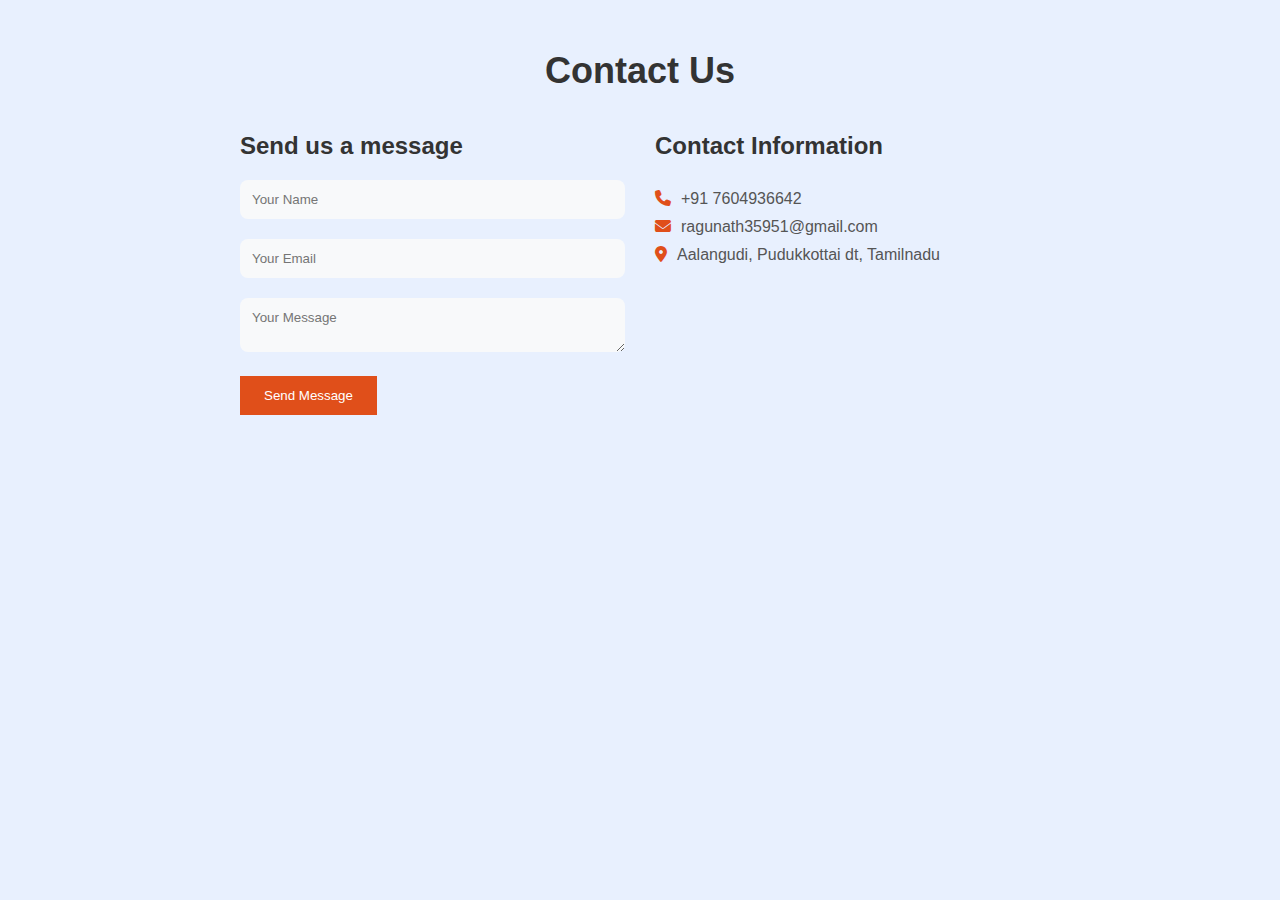
<file: contact.html>
<!DOCTYPE html>
<html>

<head>
    <meta charset="UTF-8">
    <meta name="viewport" content="width=device-width, initial-scale=1.0">
    <link rel="stylesheet" href="contact.css">
    <link rel="stylesheet" href="https://cdnjs.cloudflare.com/ajax/libs/font-awesome/6.6.0/css/all.min.css">
    <title>Portfolio Website</title>
</head>

<body>
    <section class="contact">
        <div class="container">
            <h2>Contact Us</h2>
            <div class="contact-wrapper">
                <div class="contact-form">
                    <h3>Send us a message</h3>
                    <form>
                        <div class="form-group">
                            <input type="text" name="name" placeholder="Your Name">
                        </div>
                        <div class="form-group">
                            <input type="email" name="email" placeholder="Your Email ">
                        </div>
                        <div class="form-group">
                            <textarea name="message" placeholder="Your Message"></textarea>
                        </div>
                        <button type="Submit">Send Message</button>
                    </form>
                </div>
                <div class="contact-info">
                    <h3>Contact Information</h3>
                    <p><i class="fa-solid fa-phone"></i>+91 7604936642</p>
                    <p><i class="fa-solid fa-envelope"></i>ragunath35951@gmail.com</p>
                    <p><i class="fa-solid fa-location-dot"></i>Aalangudi, Pudukkottai dt, Tamilnadu</p>
                </div>
            </div>
        </div>
    </section>
</body>

</html>
</file>
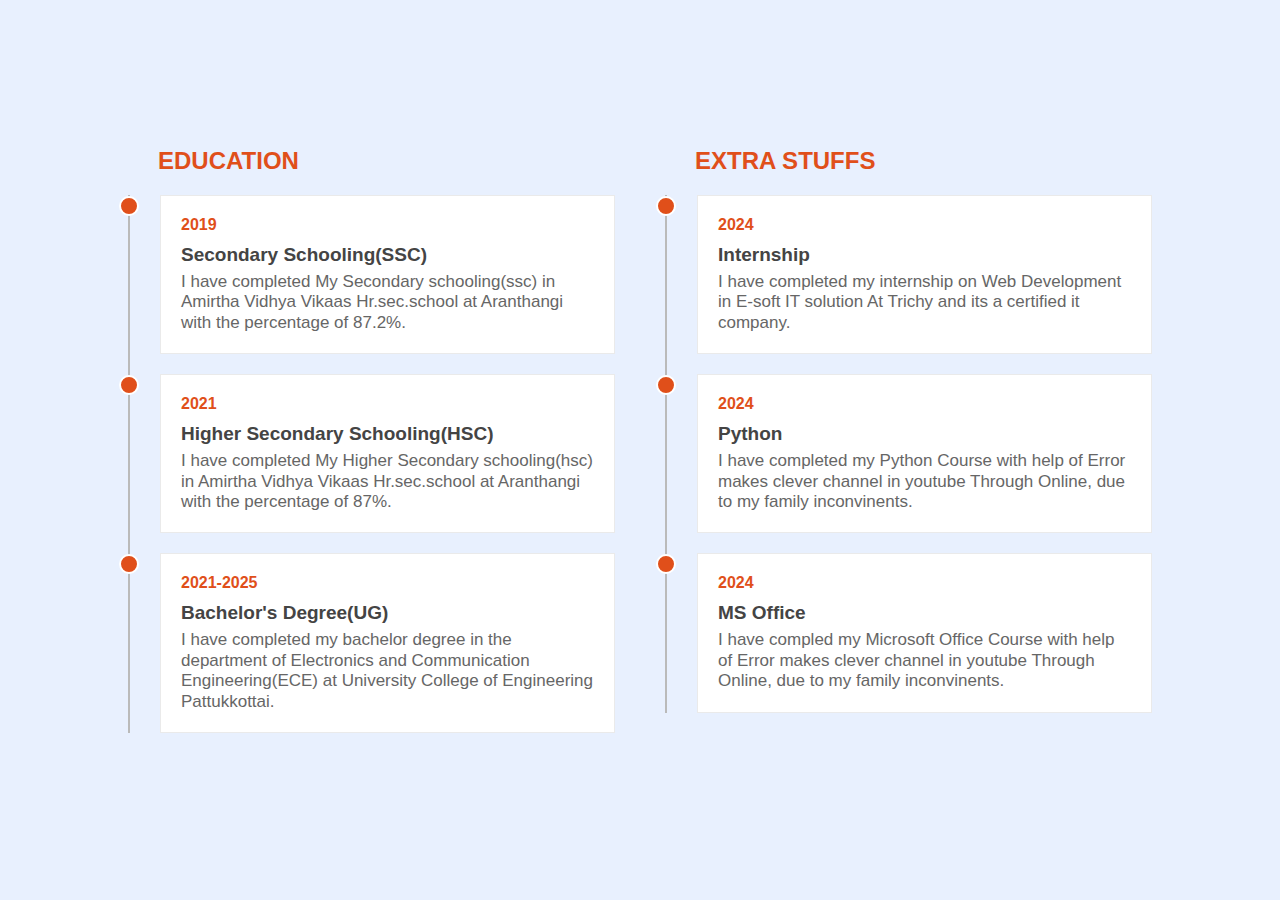
<file: education.html>
<!DOCTYPE html>
<html>

<head>
    <meta charset="UTF-8">
    <meta name="viewport" content="width=device-width, initial-scale=1.0">
    <link rel="stylesheet" href="education.css">
    <link rel="stylesheet" href="https://cdnjs.cloudflare.com/ajax/libs/font-awesome/6.6.0/css/all.min.css">
    <title>Portfolio Website</title>
</head>

<body>
    <div class="container">
       
        <main class="row">
            <!--Education section starts-->

            <section class="col">

                <header class="title">
                    <h2>EDUCATION</h2>
                </header>

                <div class="contents">
                    
                    <div class="box">
                        <h4>2019</h4>
                        <h3>Secondary Schooling(SSC)</h3>
                        <p>I have completed My Secondary schooling(ssc) in Amirtha 
                            Vidhya Vikaas Hr.sec.school at Aranthangi with the 
                            percentage of 87.2%.</p>
                    </div>

                    <div class="box">
                        <h4>2021</h4>
                        <h3> Higher Secondary Schooling(HSC)</h3>
                        <p>I have completed My Higher Secondary schooling(hsc) in Amirtha 
                            Vidhya Vikaas Hr.sec.school at Aranthangi with the 
                            percentage of 87%.</p>
                    </div>

                    <div class="box">
                        <h4>2021-2025</h4>
                        <h3>Bachelor's Degree(UG)</h3>
                        <p>I have completed my bachelor degree in 
                            the department of Electronics and Communication 
                            Engineering(ECE) at University College of Engineering
                             Pattukkottai.</p>
                    </div>
                    

                </div>

            </section>

            <!--Education Section Ends-->

            <!--Extra Stuffs Section Starts-->

            <section class="col">

                <header class="title">
                    <h2>EXTRA STUFFS</h2>
                </header>

                <div class="contents">
                    
                    <div class="box">
                        <h4>2024</h4>
                        <h3>Internship</h3>
                        <p>I have completed my internship on Web Development in E-soft IT solution At Trichy
                            and its a certified it company.
                        </p>
                    </div>

                    <div class="box">
                        <h4>2024</h4>
                        <h3>Python</h3>
                        <p>I have completed my Python Course with help of Error makes clever channel in youtube Through Online,
                            due to my family inconvinents. </p>
                    </div>

                    <div class="box">
                        <h4>2024</h4>
                        <h3>MS Office</h3>
                        <p>I have compled my Microsoft Office Course with help of Error makes clever channel in youtube Through Online,
                            due to my family inconvinents. </p>
                    </div></p>
                    </div>
                    

                </div>
                


            </section>

            <!--Extra Stuffs Section Ends-->
        </main>
        
        

    </div>
</body>
</html>
</file>
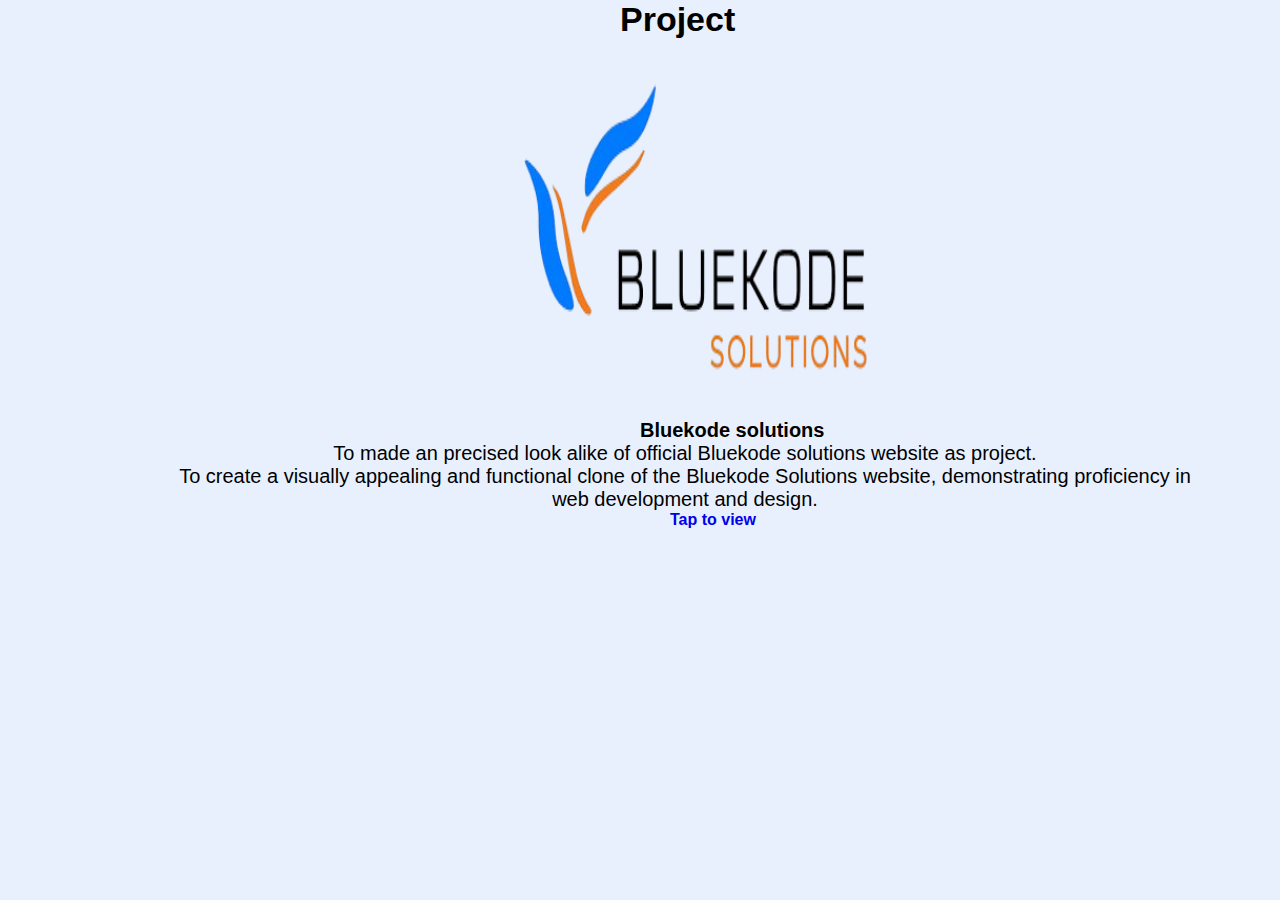
<file: project.html>
<!DOCTYPE html>
<html>

<head>
    <meta charset="UTF-8">
    <meta name="viewport" content="width=device-width, initial-scale=1.0">
    <link rel="stylesheet" href="project.css">
    <link rel="stylesheet" href="https://cdnjs.cloudflare.com/ajax/libs/font-awesome/6.6.0/css/all.min.css">
    <title>Portfolio Website</title>
</head>

<body>
    <div class="container">
        <div class="content">
            <h2>Project</h2>
            <img src="images/download-removebg-preview.png" alt="Infosys Clone">
            <h4>Bluekode solutions</h4>
            <p>To made an precised look alike of official
                Bluekode solutions website as project. <br>To create a visually appealing and functional clone of the Bluekode Solutions website, demonstrating proficiency in <br> web development and design.
            </p>
            <a href="https://krishpraveen18.github.io/Bluekode-Solutions-Clone/">Tap to view</a>
        </div>

    </div>
    </div>
</body>
</html>
</file>
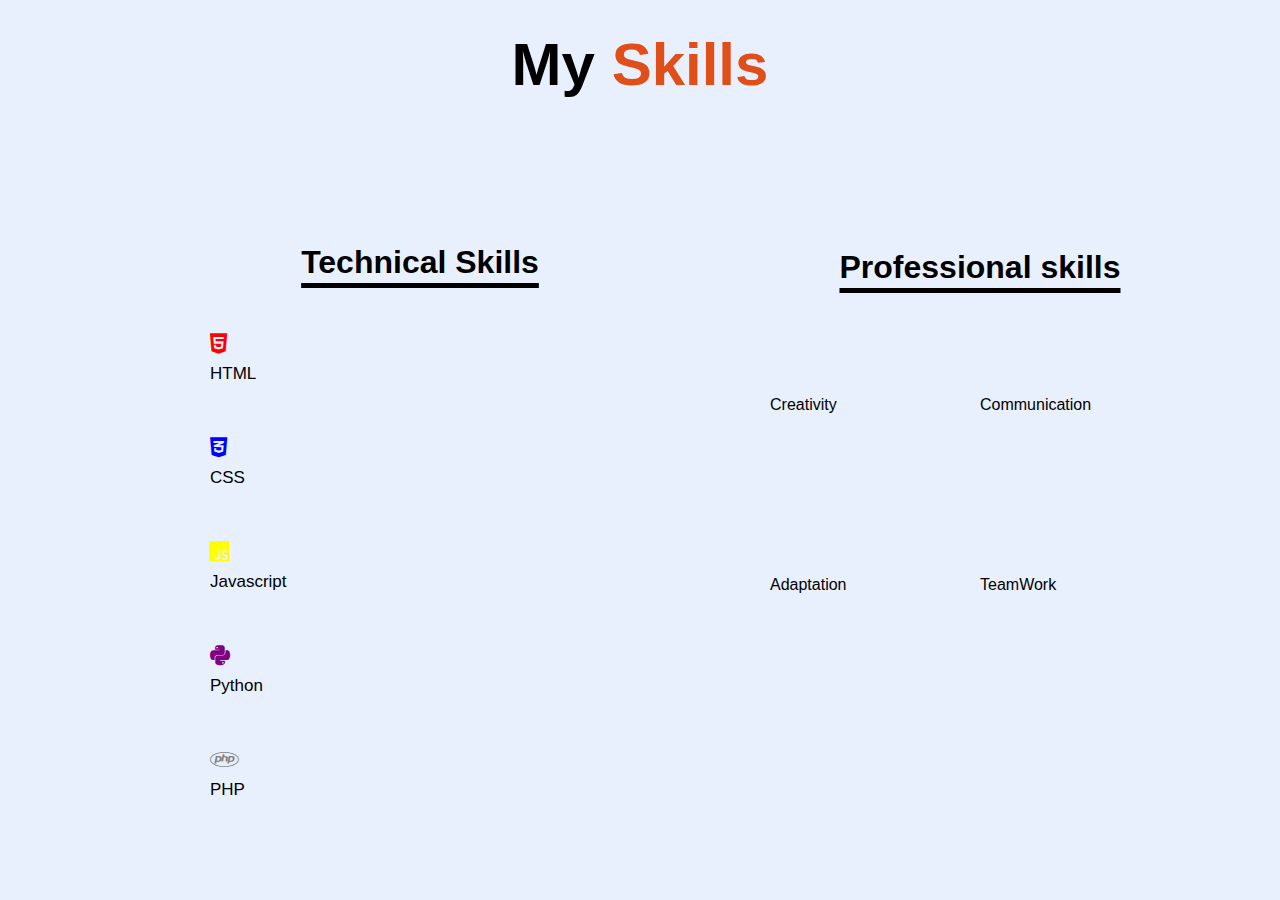
<file: skills.html>
<!DOCTYPE html>
<html>

<head>
    <meta charset="UTF-8">
    <meta name="viewport" content="width=device-width, initial-scale=1.0">
    <link rel="stylesheet" href="skills.css">
    <link rel="stylesheet" href="https://cdnjs.cloudflare.com/ajax/libs/font-awesome/6.6.0/css/all.min.css">
    <title>Portfolio Website</title>
</head>

<body>
    <h1 class="sub-title">
        My <span>Skills</span>
    </h1>
    <section class="section">
        <div class="container" id="Skills">
            <h1 class="heading">Technical Skills</h1>
            <div class="Technical-bars">
                <div class="bar"><i style="color: red;" class="fa-brands fa-html5"></i>
                    <div class="info">
                        <span>HTML</span>
                    </div>
                    <div class="progress-line html">
                        <span></span>
                    </div>
                </div>
                <div class="bar"><i style="color:blue;" class="fa-brands fa-css3-alt"></i>
                    <div class="info">
                        <span>CSS</span>

                    </div>
                    <div class="progress-line css">
                        <span></span>
                    </div>
                </div>
                <div class="bar"><i style="color: yellow;" class="fa-brands fa-js"></i>
                    <div class="info">
                        <span>Javascript</span>

                    </div>
                    <div class="progress-line js">
                        <span></span>
                    </div>
                </div>
                <div class="bar"><i style="color: purple;" class="fa-brands fa-python"></i>
                    <div class="info">
                        <span>Python</span>

                    </div>
                    <div class="progress-line python">
                        <span></span>
                    </div>
                </div>
                <div class="bar"><i style="color:grey;" class="fa-brands fa-php"></i>
                    <div class="info">
                        <span>PHP</span>

                    </div>
                    <div class="progress-line php">
                        <span></span>
                    </div>
                </div>


            </div>

        </div>
        <div class="container1">
            <h1 class="heading1">Professional skills</h1>
            <div class="radial-bars">

                <div class="radial-bar">
                    <svg x="0px" y="0px" viewBox="0 0 200 200">
                        <circle class="progress-bar" cx="100" cy="100" r="80"></circle>
                        <circle class="path path-1" cx="100" cy="100" r="80"></circle>
                    </svg>
                    <div class="percentage">90%</div>
                    <div class="text">Creativity</div>
                
                </div>

                <div class="radial-bar">
                    <svg x="0px" y="0px" viewBox="0 0 200 200">
                        <circle class="progress-bar" cx="100" cy="100" r="80"></circle>
                        <circle class="path path-2" cx="100" cy="100" r="80"></circle>
                    </svg>
                    <div class="percentage">65%</div>
                    <div class="text">Communication</div>
                
                </div>

                <div class="radial-bar">
                    <svg x="0px" y="0px" viewBox="0 0 200 200">
                        <circle class="progress-bar" cx="100" cy="100" r="80"></circle>
                        <circle class="path path-3" cx="100" cy="100" r="80"></circle>
                    </svg>
                    <div class="percentage">75%</div>
                    <div class="text">Adaptation</div>
                
                </div>

                <div class="radial-bar">
                    <svg x="0px" y="0px" viewBox="0 0 200 200">
                        <circle class="progress-bar" cx="100" cy="100" r="80"></circle>
                        <circle class="path path-4" cx="100" cy="100" r="80"></circle>
                    </svg>
                    <div class="percentage">85%</div>
                    <div class="text">TeamWork</div>
                
                </div>

            </div>
        </div>

    </section>
</body>
</html>
</file>
<file: contact.css>
*{
	margin: 0;
	padding: 0;
	box-sizing: border-box;
    font-family: 'poppins' , sans-serif;
}
.contact{
    min-height: 100vh;
    background-color: #e8f0fe;
    padding: 50px;
    text-align: center;
}
.container{
    max-width: 800px;
    margin: 0 auto;
}
.container h2{
    font-size: 36px;
    margin-bottom: 40px;
    color:#333 ;
}
.contact-wrapper{
    display: grid;
    grid-template-columns: repeat(2, 1fr);
    grid-gap: 30px;

}
.contact-form{
    text-align: left;
}
.contact-form h3{
    font-size: 24px;
    margin-bottom: 20px;
    color: #333;
}
.form-group{
    margin-bottom: 20px;
}
input, textarea{
    width: 100%;
    padding: 12px;
    border-radius: 8px;
    border: none;
    background-color: #f8f9fa;
    color: #333;
}
input:focus,
textarea:focus{
    outline: none;
    box-shadow: 0 0 8px #bbb,
                0 0 15px #bbb;
}
button{
    display: inline-block;
    padding: 12px 24px;
    background-color:  rgb(224, 79, 26);
    color: #fff;
    border: none;
    cursor: pointer;
}
button:hover{
    box-shadow: 0 0 8px rgb(224, 79, 26),
                0 0 10px rgb(224, 79, 26),
                0 0 15px rgb(224, 79, 26);
}
.contact-info{
    text-align: left;

}
.contact-info h3{
    font-size: 24px;
    margin-bottom: 30px;
    color: #333;
}
.contact-info p{
    margin-bottom: 10px;
    color: #555;
}
.contact-info i{
    color:  rgb(224, 79, 26);
    margin-right: 10px;
}
@media screen and (max-width: 768px){
    .contaniner{
        padding: 20px;
    }
    .contact-wrapper{
        grid-template-columns: 1fr;   
    }
    
}
</file>
<file: education.css>
*{
	margin: 0;
	padding: 0;
	box-sizing: border-box;
    font-family: sans-serif;
}

body{
	width: 100%;
	min-height: 100vh;
	background-color:#e8f0fe;
	display: flex;
	justify-content: center;
	align-items: center;
}
.container{
	width: 100%;
	padding: 35px 10%;

}
.container{
	padding-right: calc(10% - 30px);
}


main.row{
	display: grid;
	grid-template-columns: 1fr 1fr;
	grid-column-gap: 20px;
}
.col header.title{
	font-family:Helvetica;
	color:rgb(224, 79, 26);
	padding: 0px 0px 20px 30px;
}
.col .contents{
	padding: 0px 30px;
	border-left: 2px solid #bababa;
}
.col .contents .box{
	position: relative;
	padding: 20px;
	border: 1px solid #eaeaea;
	background-color: #ffffff;
	cursor: pointer;
	transition: all 0.4s;
	margin-bottom: 20px;
}
.col .contents .box:hover{
	box-shadow: 0px 3px 12px 0px #ccc;
	border: 1px solid transparent;

}
.col .contents .box::before{
	content: '';
	position: absolute;
	width: 16px;
	height: 16px;
	border-radius: 50%;
	right:calc(100% + 22px);
	top: 0;
	background-color: rgb(224, 79, 26);
	border: 2px solid white;

}
.box h4{
	position: relative;
	color: rgb(224, 79, 26);
}
.box h3{
	font-size: 19px;
	padding: 10px 0px 6px;
	font-family: Helvetica;
	color: #444;
	
}
.box p{
	line-height: 1.2;
	color: #666;
	font-size: 17px;
}

@media(max-width : 768px){
	main.row{
		grid-template-columns: 1fr;
	}
	.row .col:nth-child(2){
		margin-top: 30px;
	} 
}
</file>
<file: project.css>
*{
	margin: 0;
	padding: 0;
	box-sizing: border-box;
    font-family: 'poppins' , sans-serif;
}
.container{
    height: 100vh;
    width: 100%;
    background-color:#e8f0fe ;

}
.content h2{

    margin-left: 620px;
    font-size: 34px;
    
}
.content img{
    height: 300px;
    width: 350px;
    margin-left: 520px;
    margin-top:40px ;
    display: flex;
}
.content h4{
    font-size: 20px;
    margin-left: 640px;
    margin-top: 40px;
}
.content p{
    font-size: 20px;
    margin-left: 90px;
    text-align:center;
}
.content a{
    margin-left: 670px;
    text-decoration: none;
    font-weight:700;
}

@media screen and (max-width : 700px){
   
.container img{
margin: 30px 0px 0px 0px;
}
.container h2{
    margin: 0px 0px 0px 0px;
    text-align: center;
}
.content h4{
    margin: 20px 0px 0px 0px;
}
.content p{
    margin: 10px 0px 0px 0px;

}
.content{
    text-align: center;
   
}
.content a{
  
    margin: 40px 0px 0px 0px;
}

}
</file>
<file: skills.css>
*{
	margin: 0;
	padding: 0;
	box-sizing: border-box;
    font-family: 'poppins' , sans-serif;
}
body{
    color:black;
    background:#e8f0fe;
}
.sub-title{
    text-align: center;
    font-size: 60px;
    padding-bottom: 70px;
    padding-top: 30px;
}
.sub-title span{
	color: rgb(224, 79, 26);
}
section{
    display: flex;
    flex-wrap: wrap;

}
.container{
    width: 600px;
    height: 500px;
    padding: 75px 90px;
    margin-left: 120px;
}
.heading{
    text-align: center;
    text-decoration: underline;
    text-underline-offset: 10px;
    text-decoration-thickness: 5px;
    margin-bottom: 50px;
    
    
}
.bar{
    font-size: 23px;
}
.Technical-bars .bar{
    margin: 40px 0;
}
.Technical-bars .bar:first-child{
    margin-top: 0;
}
.Technical-bars .bar:last-child{
    margin-bottom: 0;
}
.Technical-bars .bar .info{
    margin-bottom: 5px;
}
.Technical-bars .bar .info span{
    font-size: 17px;
    font-weight: 500;
    animation: showText 0.5s 1s linear forwards;
    
}
.Technical-bars .bar .progress-line{
    position: relative;
    border-radius: 10px;
    width: 100%;
    height: 5px;
    background-color: black;
    animation: animate 1s cubic-bezier(1,0,0.5,1) forwards;
    transform: scaleX(0);
    transform-origin: left;
}
@keyframes animate{
    100%{
        transform: scaleX(1);
    }
}

.Technical-bars .bar .progress-line span{
    height: 100%;
    background-color: rgb(224, 79, 26);
    position: absolute;
    border-radius: 10px;
    animation: animate 1s 1s cubic-bezier(1,0,0.5,1) forwards;
    transform: scaleX(0);
    transform-origin: left;
}
.progress-line.html span{
    width: 90%;
}
.progress-line.css span{
    width: 70%;
}
.progress-line.js span{
    width: 50%;
}
.progress-line.python span{
    width: 60%;
}
.progress-line.php span{
    width: 40%;
}
.progress-line span::after{
    position: absolute;
    padding: 1px 8px;
    background-color: black;
    color: white;
    font-size: 12px;
    border-radius: 3px;
    top: -28px;
    right: -20px;
    animation: showText 0.5s 1.5s linear forwards;
    opacity: 0;
}
.progress-line.html span::after{
    content: "90%";
}
.progress-line.css span::after{
    content: "70%";
}
.progress-line.js span::after{
    content: "50%";
}
.progress-line.python span::after{
    content: "60%";
}
.progress-line.php span::after{
    content: "40%";
}
.progress-line span::before{
    content: "";
    position: absolute;
    width: 0;
    height: 0;
    border: 7px solid transparent;
    border-bottom-width: 0px;
    border-right-width: 0px;
    border-top-color: black;
    top: 10px;
    right: 0;
    animation: showText 0.5s 1.5s linear forwards;
    opacity: 0;
}
@keyframes showText{
    100%{
        opacity: 1;
    }

}
.container1{
    width: 600px;
    height: 500px;
    padding: 300px 90px;
    margin-left: 680px;
    margin-top: -720px;
    
    
}
.heading1{
    text-align: center;
    text-decoration: underline;
    text-underline-offset: 10px;
    text-decoration-thickness: 5px;
    margin-bottom: 50px;

    
    
    
}

.radial-bars{
    width: 100%;
    display: flex;
    flex-wrap: wrap;
    justify-content: space-evenly;
    align-items: flex-start;
    margin-top: 110px;
}
.radial-bars .radial-bar{
    width: 50%;
    height: 170px;
    margin-bottom: 10px;
    position: relative;
}
.radial-bars .radial-bar svg{
    position: absolute;
    top: 50%;
    left: 50%;
    transform: translate(-50%, -50%) rotate(-90deg);
    width: 120px;
    height: 160px;
}
.radial-bars .radial-bar .progress-bar{
    stroke-width: 10;
    stroke: black;
    fill: transparent;
    stroke-dasharray: 502;
    stroke-dashoffset: 502;
    stroke-linecap: round;
    animation: animate-bar 1s linear forwards;
}
@keyframes animate-bar{
    100%{
        stroke-dashoffset: -1;
    }
}
.path{
    stroke-width: 10;
    stroke: rgb(224, 79, 26);
    fill: transparent;
    stroke-dasharray: 502;
    stroke-dashoffset: 502;
    stroke-linecap: round;

}
.path-1{animation: animate-path1 1s 1s linear forwards;}
.path-2{animation: animate-path1 1s 1s linear forwards;}
.path-3{animation: animate-path1 1s 1s linear forwards;}
.path-4{animation: animate-path1 1s 1s linear forwards;}

@keyframes animate-path1{
    100%{
        stroke-dashoffset: 50;
    }
}
@keyframes animate-path1{
    100%{
        stroke-dashoffset: 175;
    }
}
@keyframes animate-path1{
    100%{
        stroke-dashoffset: 125;
    }
}
@keyframes animate-path1{
    100%{
        stroke-dashoffset: 75;
    }
}
.radial-bar .percentage{
    position: absolute;
    top: 50%;
    left: 50%;
    transform: translate(-50%,-50%);
    font-size: 17px;
    font-weight: 500;
    animation: showText 0.5s 1s linear forwards;
    opacity: 0;
}
.progress-bar .text{
    width: 100%;
    position: absolute;
    text-align: center;
    left: 50%;
    bottom: 50%;
    transform: translateX(-50%);
    font-size: 17px;
    font-weight: 500;
    animation: showText 0.5s 1s linear forwards;
    opacity: 0;
}
@media screen and (min-width :350px) and (max-width : 700px){
    .container{
        padding: 30px;
        margin: 0px 0px 0px 0px;
       
}
.section{
    flex-direction: column;
    flex-wrap: wrap;
}
.container1{
    padding: 30px;
    margin: 100px 0px 0px 0px;
}
}
</file>
